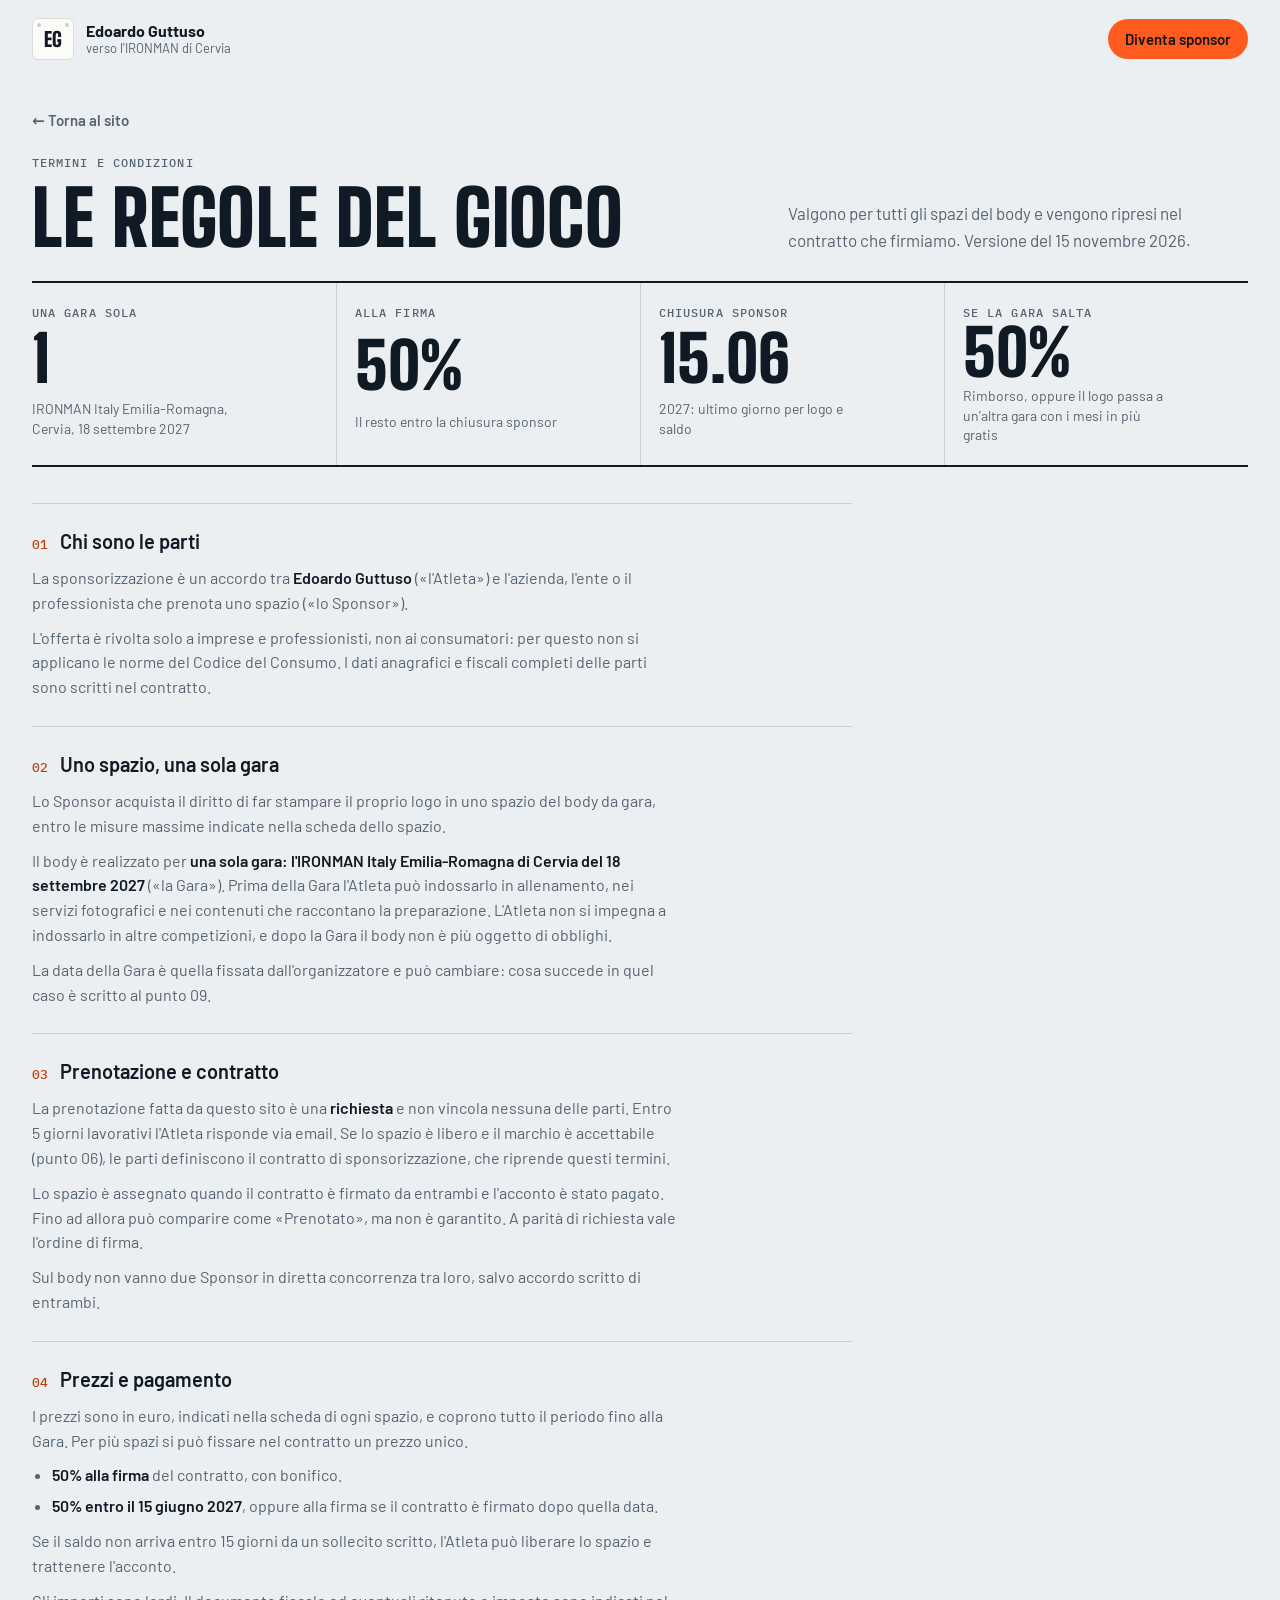
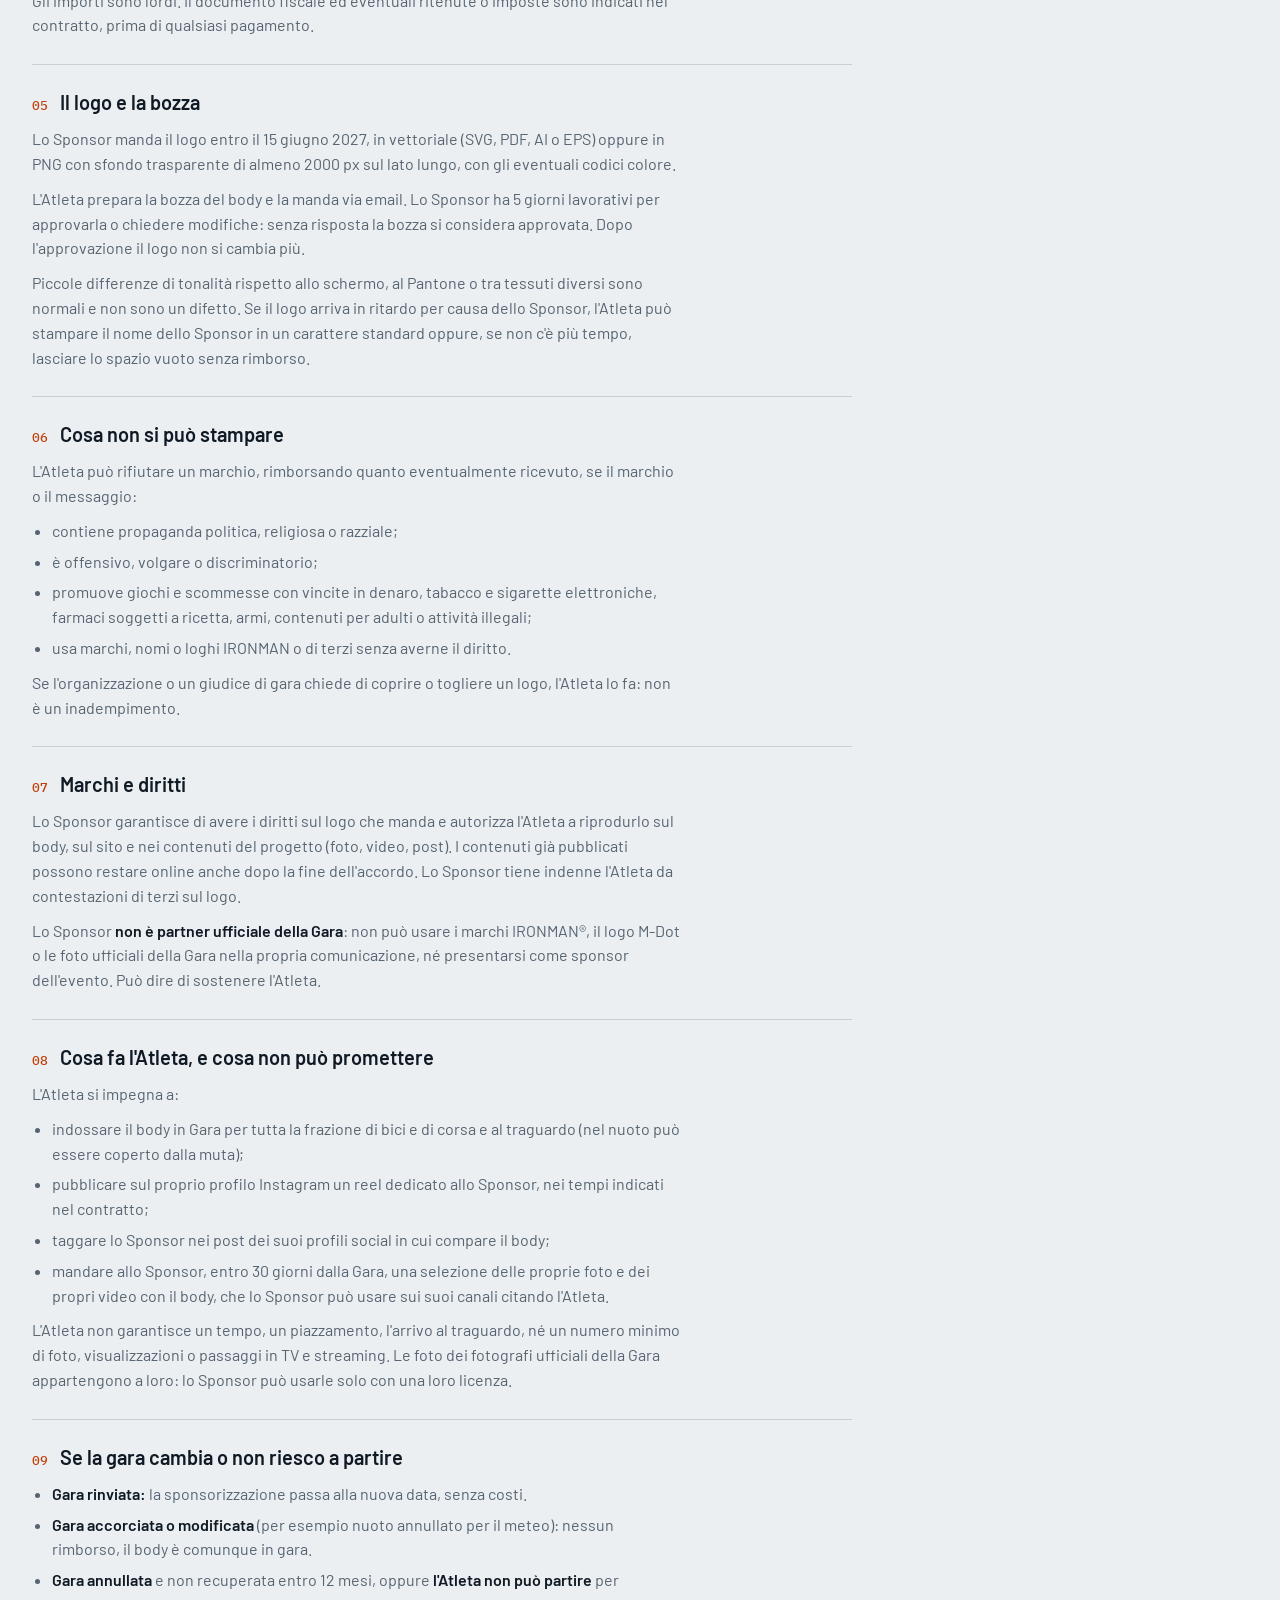
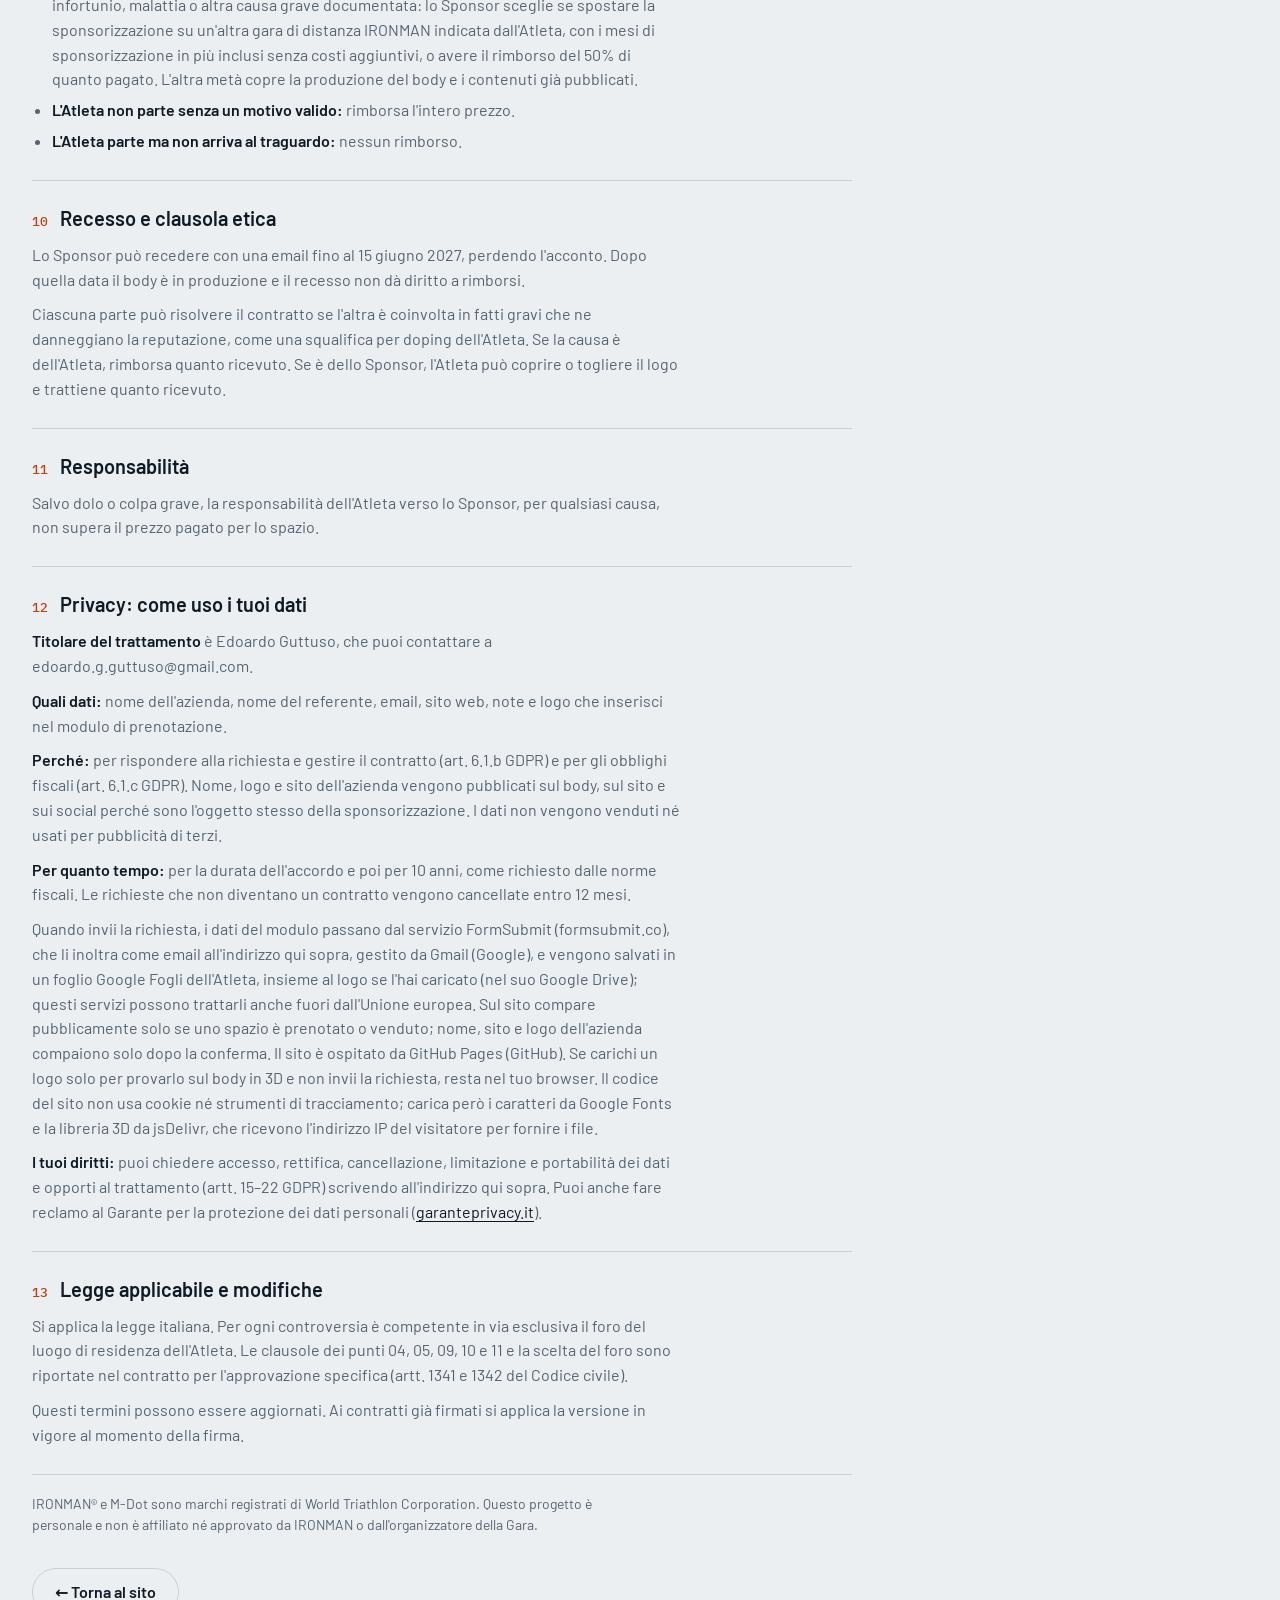
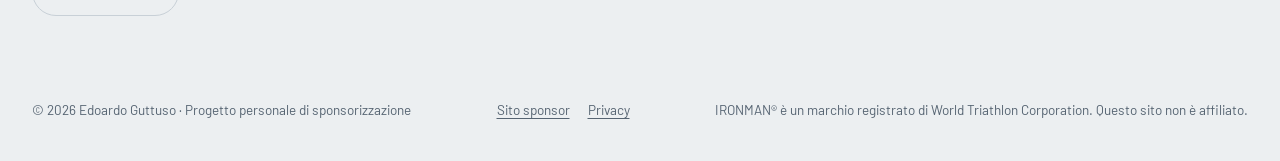
<file: ironman/termini.html>
<!doctype html>
<html lang="it">
<head>
<meta charset="utf-8">
<meta name="viewport" content="width=device-width,initial-scale=1,viewport-fit=cover">
<title>Termini e condizioni · Body IRONMAN di Edoardo</title>
<meta name="description" content="Termini e condizioni e informativa privacy per gli spazi sponsor sul body da gara di Edoardo Guttuso all'IRONMAN di Cervia 2027.">
<link rel="canonical" href="https://edoardoguttuso.it/ironman/termini.html">
<link rel="icon" href="data:image/svg+xml,%3Csvg xmlns='http://www.w3.org/2000/svg' viewBox='0 0 64 64'%3E%3Crect width='64' height='64' rx='12' fill='%23FF5B1F'/%3E%3Ctext x='32' y='43' font-family='Arial Black,Arial' font-weight='900' font-size='28' text-anchor='middle' fill='%23151515'%3EEG%3C/text%3E%3C/svg%3E">
<link rel="preconnect" href="https://fonts.googleapis.com">
<link rel="preconnect" href="https://fonts.gstatic.com" crossorigin>
<link rel="stylesheet" href="https://fonts.googleapis.com/css2?family=Barlow:ital,wght@0,400;0,500;0,600;0,700;1,400&family=Big+Shoulders+Display:wght@700;800;900&family=IBM+Plex+Mono:wght@400;500&display=swap">
<style>
/* Pagina dei termini del sito sponsor IRONMAN. Colori e caratteri sono gli stessi di body-ironman.html. */
:root{
  --bg:#ECEFF1;
  --surface:#FFFFFF;
  --sunk:#E0E5E9;
  --ink:#0F1A25;
  --muted:#566472;
  --line:#C8D0D7;
  --accent:#FF5B1F;
  --accent-ink:#151515;
  --accent-text:#BF3E0A;
  --accent-soft:rgba(255,91,31,.14);
  --swim:#2E6BF0;
  --ok:#16815A;
  --bib:#FBFBF8;
  --bib-ink:#0F1A25;
  --bib-line:#D9DDD8;
  --stage-a:#E9EEF2;
  --stage-b:#B9C4CE;
  --hot-ring:#FFFFFF;
  --shadow:0 1px 2px rgba(15,26,37,.06),0 10px 30px rgba(15,26,37,.09);
  --f-display:"Big Shoulders Display","Arial Narrow","Helvetica Neue",Impact,sans-serif;
  --f-body:"Barlow",system-ui,-apple-system,"Segoe UI",Roboto,sans-serif;
  --f-mono:"IBM Plex Mono",ui-monospace,SFMono-Regular,Menlo,monospace;
}
@media (prefers-color-scheme: dark){
  :root:not([data-theme="light"]){
    --bg:#0B1014;--surface:#131A20;--sunk:#0A0E11;--ink:#E5EBF0;--muted:#8F9EAC;--line:#24303A;
    --accent:#FF6A2E;--accent-ink:#151515;--accent-text:#FF8B5A;--accent-soft:rgba(255,106,46,.16);
    --swim:#6A97FF;--ok:#3BC48A;--bib:#F2F3EE;--bib-ink:#0F1A25;--bib-line:#D3D7D1;
    --stage-a:#1F2A33;--stage-b:#0C1216;--hot-ring:#0B1014;
    --shadow:0 1px 2px rgba(0,0,0,.4),0 12px 34px rgba(0,0,0,.4);
    color-scheme:dark;
  }
}
:root[data-theme="dark"]{
  --bg:#0B1014;--surface:#131A20;--sunk:#0A0E11;--ink:#E5EBF0;--muted:#8F9EAC;--line:#24303A;
  --accent:#FF6A2E;--accent-ink:#151515;--accent-text:#FF8B5A;--accent-soft:rgba(255,106,46,.16);
  --swim:#6A97FF;--ok:#3BC48A;--bib:#F2F3EE;--bib-ink:#0F1A25;--bib-line:#D3D7D1;
  --stage-a:#1F2A33;--stage-b:#0C1216;--hot-ring:#0B1014;
  --shadow:0 1px 2px rgba(0,0,0,.4),0 12px 34px rgba(0,0,0,.4);
  color-scheme:dark;
}

html{scroll-padding-top:16px}
body{margin:0}
*,*::before,*::after{box-sizing:border-box}
body{background:var(--bg);color:var(--ink);font-family:var(--f-body);font-size:17px;line-height:1.55;-webkit-font-smoothing:antialiased;text-rendering:optimizeLegibility}
h1,h2,h3{font-family:var(--f-display);text-transform:uppercase;line-height:.92;margin:0;text-wrap:balance;letter-spacing:.005em}
p{margin:0}
a{color:inherit}
:focus-visible{outline:3px solid var(--accent);outline-offset:2px;border-radius:4px}
.wrap{max-width:1280px;margin:0 auto;padding-left:max(16px,env(safe-area-inset-left,0px));padding-right:max(16px,env(safe-area-inset-right,0px))}
@media (min-width:760px){.wrap{padding-left:max(32px,env(safe-area-inset-left,0px));padding-right:max(32px,env(safe-area-inset-right,0px))}}
.eyebrow{font-family:var(--f-mono);font-size:12px;letter-spacing:.09em;text-transform:uppercase;color:var(--muted);font-weight:500}
.muted{color:var(--muted)}
.btn{--h:48px;display:inline-flex;align-items:center;justify-content:center;gap:10px;min-height:var(--h);padding:0 22px;border-radius:999px;border:1.5px solid transparent;font:600 16px/1 var(--f-body);text-decoration:none;cursor:pointer;transition:transform .15s ease,background-color .15s ease,border-color .15s ease;white-space:nowrap}
.btn:active{transform:translateY(1px)}
.btn.primary{background:var(--accent);color:var(--accent-ink)}
.btn.primary:hover{background:color-mix(in srgb,var(--accent) 88%,var(--ink))}
.btn.ghost{background:transparent;color:var(--ink);border-color:var(--line)}
.btn.ghost:hover{border-color:var(--ink)}
.btn.small{--h:40px;padding:0 16px;font-size:15px}
.site-head{padding-block:18px}
.head-row{display:flex;align-items:center;gap:24px}
.brand{display:flex;align-items:center;gap:12px;text-decoration:none;margin-right:auto;min-width:0}
.brand-mark{width:42px;height:42px;display:grid;place-items:center;background:var(--bib);color:var(--bib-ink);border:1px solid var(--bib-line);border-radius:6px;font:900 20px/1 var(--f-display);letter-spacing:.02em;position:relative;flex:none}
.brand-mark::before,.brand-mark::after{content:"";position:absolute;top:4px;width:4px;height:4px;border-radius:50%;background:var(--line)}
.brand-mark::before{left:4px}.brand-mark::after{right:4px}
.brand-text{display:flex;flex-direction:column;line-height:1.15;min-width:0}
.brand-text strong{font-weight:700;font-size:16px}
.brand-text span{font-size:13px;color:var(--muted)}
.race{display:grid;grid-template-columns:repeat(4,minmax(0,1fr));gap:0;border-block:2px solid var(--ink)}
.race div{padding:22px 18px 20px 0;display:grid;gap:6px}
.race div+div{padding-left:18px;border-left:1px solid var(--line)}
.race b{font:900 clamp(48px,6vw,84px)/.85 var(--f-display);font-variant-numeric:tabular-nums}
.race b small{font:500 15px var(--f-mono);margin-left:4px;color:var(--muted)}
.race span{font:500 12px var(--f-mono);letter-spacing:.09em;text-transform:uppercase;color:var(--muted)}
@media (max-width:700px){.race{grid-template-columns:1fr 1fr}.race div:nth-child(3){padding-left:0;border-left:0}.race div:nth-child(n+3){border-top:1px solid var(--line)}}
.site-foot{padding-block:28px 40px;color:var(--muted);font-size:13.5px}
.site-foot .wrap{display:flex;flex-wrap:wrap;gap:8px 24px;justify-content:space-between}
.site-foot a{color:inherit;text-underline-offset:3px}
.foot-links{display:flex;flex-wrap:wrap;gap:6px 18px}

/* Termini */
.back{display:inline-flex;align-items:center;gap:8px;font-weight:600;font-size:15px;color:var(--muted);text-decoration:none}
.back:hover{color:var(--ink)}
.page{padding-block:28px 56px}
.page-head{display:flex;flex-wrap:wrap;justify-content:space-between;align-items:end;gap:16px 32px;margin:22px 0 28px}
.page-head h1{font-size:clamp(40px,6vw,76px);font-weight:900;margin-top:10px}
.page-head p.muted{max-width:46ch}
.tkey{margin-bottom:36px}
.tkey b{font-size:clamp(40px,5vw,68px)}
.tkey p{font-size:14px;line-height:1.4;color:var(--muted);max-width:26ch}
.terms{max-width:820px;border-top:1px solid var(--line)}
.term{border-bottom:1px solid var(--line);padding:24px 0 26px;scroll-margin-top:16px}
.term h2{font:600 20px/1.3 var(--f-body);text-transform:none;letter-spacing:0;display:flex;align-items:baseline;margin-bottom:12px}
.term .tn{flex:none;font:500 13px var(--f-mono);color:var(--accent-text);margin-right:12px;font-variant-numeric:tabular-nums}
.tbody{color:var(--muted);display:grid;gap:10px;max-width:72ch;font-size:16px}
.tbody ul{margin:0;padding-left:20px;display:grid;gap:6px}
.tbody strong{color:var(--ink);font-weight:600}
.tbody a{color:var(--ink);text-underline-offset:3px}
.terms-note{margin-top:18px;font-size:14px;color:var(--muted);max-width:72ch}
.page-end{margin-top:32px}
@media (max-width:520px){.site-head .btn{display:none}}
@media print{.site-head .btn,.back,.page-end{display:none}body{background:#fff}}
</style>
</head>
<body>

<header class="site-head">
  <div class="wrap head-row">
    <a class="brand" href="./" aria-label="Torna al sito">
      <span class="brand-mark">EG</span>
      <span class="brand-text"><strong>Edoardo Guttuso</strong><span>verso l'IRONMAN di Cervia</span></span>
    </a>
    <a class="btn primary small" href="./#spazi">Diventa sponsor</a>
  </div>
</header>

<main class="page">
  <div class="wrap">
    <a class="back" href="./">← Torna al sito</a>
    <div class="page-head">
      <div>
        <p class="eyebrow">Termini e condizioni</p>
        <h1>Le regole del gioco</h1>
      </div>
      <p class="muted">Valgono per tutti gli spazi del body e vengono ripresi nel contratto che firmiamo. Versione del 15 novembre 2026.</p>
    </div>

<div class="race tkey">
    <div><span>Una gara sola</span><b>1</b><p>IRONMAN Italy Emilia-Romagna, Cervia, 18 settembre 2027</p></div>
    <div><span>Alla firma</span><b>50%</b><p>Il resto entro la chiusura sponsor</p></div>
    <div><span>Chiusura sponsor</span><b>15.06</b><p>2027: ultimo giorno per logo e saldo</p></div>
    <div><span>Se la gara salta</span><b>50%</b><p>Rimborso, oppure il logo passa a un'altra gara con i mesi in più gratis</p></div>
  </div>

  <div class="terms">
    <section class="term"><h2><span class="tn">01</span>Chi sono le parti</h2><div class="tbody">
      <p>La sponsorizzazione è un accordo tra <strong>Edoardo Guttuso</strong> («l'Atleta») e l'azienda, l'ente o il professionista che prenota uno spazio («lo Sponsor»).</p>
      <p>L'offerta è rivolta solo a imprese e professionisti, non ai consumatori: per questo non si applicano le norme del Codice del Consumo. I dati anagrafici e fiscali completi delle parti sono scritti nel contratto.</p>
    </div></section>

    <section class="term"><h2><span class="tn">02</span>Uno spazio, una sola gara</h2><div class="tbody">
      <p>Lo Sponsor acquista il diritto di far stampare il proprio logo in uno spazio del body da gara, entro le misure massime indicate nella scheda dello spazio.</p>
      <p>Il body è realizzato per <strong>una sola gara: l'IRONMAN Italy Emilia-Romagna di Cervia del 18 settembre 2027</strong> («la Gara»). Prima della Gara l'Atleta può indossarlo in allenamento, nei servizi fotografici e nei contenuti che raccontano la preparazione. L'Atleta non si impegna a indossarlo in altre competizioni, e dopo la Gara il body non è più oggetto di obblighi.</p>
      <p>La data della Gara è quella fissata dall'organizzatore e può cambiare: cosa succede in quel caso è scritto al punto 09.</p>
    </div></section>

    <section class="term"><h2><span class="tn">03</span>Prenotazione e contratto</h2><div class="tbody">
      <p>La prenotazione fatta da questo sito è una <strong>richiesta</strong> e non vincola nessuna delle parti. Entro 5 giorni lavorativi l'Atleta risponde via email. Se lo spazio è libero e il marchio è accettabile (punto 06), le parti definiscono il contratto di sponsorizzazione, che riprende questi termini.</p>
      <p>Lo spazio è assegnato quando il contratto è firmato da entrambi e l'acconto è stato pagato. Fino ad allora può comparire come «Prenotato», ma non è garantito. A parità di richiesta vale l'ordine di firma.</p>
      <p>Sul body non vanno due Sponsor in diretta concorrenza tra loro, salvo accordo scritto di entrambi.</p>
    </div></section>

    <section class="term"><h2><span class="tn">04</span>Prezzi e pagamento</h2><div class="tbody">
      <p>I prezzi sono in euro, indicati nella scheda di ogni spazio, e coprono tutto il periodo fino alla Gara. Per più spazi si può fissare nel contratto un prezzo unico.</p>
      <ul>
        <li><strong>50% alla firma</strong> del contratto, con bonifico.</li>
        <li><strong>50% entro il 15 giugno 2027</strong>, oppure alla firma se il contratto è firmato dopo quella data.</li>
      </ul>
      <p>Se il saldo non arriva entro 15 giorni da un sollecito scritto, l'Atleta può liberare lo spazio e trattenere l'acconto.</p>
      <p>Gli importi sono lordi. Il documento fiscale ed eventuali ritenute o imposte sono indicati nel contratto, prima di qualsiasi pagamento.</p>
    </div></section>

    <section class="term"><h2><span class="tn">05</span>Il logo e la bozza</h2><div class="tbody">
      <p>Lo Sponsor manda il logo entro il 15 giugno 2027, in vettoriale (SVG, PDF, AI o EPS) oppure in PNG con sfondo trasparente di almeno 2000 px sul lato lungo, con gli eventuali codici colore.</p>
      <p>L'Atleta prepara la bozza del body e la manda via email. Lo Sponsor ha 5 giorni lavorativi per approvarla o chiedere modifiche: senza risposta la bozza si considera approvata. Dopo l'approvazione il logo non si cambia più.</p>
      <p>Piccole differenze di tonalità rispetto allo schermo, al Pantone o tra tessuti diversi sono normali e non sono un difetto. Se il logo arriva in ritardo per causa dello Sponsor, l'Atleta può stampare il nome dello Sponsor in un carattere standard oppure, se non c'è più tempo, lasciare lo spazio vuoto senza rimborso.</p>
    </div></section>

    <section class="term"><h2><span class="tn">06</span>Cosa non si può stampare</h2><div class="tbody">
      <p>L'Atleta può rifiutare un marchio, rimborsando quanto eventualmente ricevuto, se il marchio o il messaggio:</p>
      <ul>
        <li>contiene propaganda politica, religiosa o razziale;</li>
        <li>è offensivo, volgare o discriminatorio;</li>
        <li>promuove giochi e scommesse con vincite in denaro, tabacco e sigarette elettroniche, farmaci soggetti a ricetta, armi, contenuti per adulti o attività illegali;</li>
        <li>usa marchi, nomi o loghi IRONMAN o di terzi senza averne il diritto.</li>
      </ul>
      <p>Se l'organizzazione o un giudice di gara chiede di coprire o togliere un logo, l'Atleta lo fa: non è un inadempimento.</p>
    </div></section>

    <section class="term"><h2><span class="tn">07</span>Marchi e diritti</h2><div class="tbody">
      <p>Lo Sponsor garantisce di avere i diritti sul logo che manda e autorizza l'Atleta a riprodurlo sul body, sul sito e nei contenuti del progetto (foto, video, post). I contenuti già pubblicati possono restare online anche dopo la fine dell'accordo. Lo Sponsor tiene indenne l'Atleta da contestazioni di terzi sul logo.</p>
      <p>Lo Sponsor <strong>non è partner ufficiale della Gara</strong>: non può usare i marchi IRONMAN®, il logo M-Dot o le foto ufficiali della Gara nella propria comunicazione, né presentarsi come sponsor dell'evento. Può dire di sostenere l'Atleta.</p>
    </div></section>

    <section class="term"><h2><span class="tn">08</span>Cosa fa l'Atleta, e cosa non può promettere</h2><div class="tbody">
      <p>L'Atleta si impegna a:</p>
      <ul>
        <li>indossare il body in Gara per tutta la frazione di bici e di corsa e al traguardo (nel nuoto può essere coperto dalla muta);</li>
        <li>pubblicare sul proprio profilo Instagram un reel dedicato allo Sponsor, nei tempi indicati nel contratto;</li>
        <li>taggare lo Sponsor nei post dei suoi profili social in cui compare il body;</li>
        <li>mandare allo Sponsor, entro 30 giorni dalla Gara, una selezione delle proprie foto e dei propri video con il body, che lo Sponsor può usare sui suoi canali citando l'Atleta.</li>
      </ul>
      <p>L'Atleta non garantisce un tempo, un piazzamento, l'arrivo al traguardo, né un numero minimo di foto, visualizzazioni o passaggi in TV e streaming. Le foto dei fotografi ufficiali della Gara appartengono a loro: lo Sponsor può usarle solo con una loro licenza.</p>
    </div></section>

    <section class="term"><h2><span class="tn">09</span>Se la gara cambia o non riesco a partire</h2><div class="tbody">
      <ul>
        <li><strong>Gara rinviata:</strong> la sponsorizzazione passa alla nuova data, senza costi.</li>
        <li><strong>Gara accorciata o modificata</strong> (per esempio nuoto annullato per il meteo): nessun rimborso, il body è comunque in gara.</li>
        <li><strong>Gara annullata</strong> e non recuperata entro 12 mesi, oppure <strong>l'Atleta non può partire</strong> per infortunio, malattia o altra causa grave documentata: lo Sponsor sceglie se spostare la sponsorizzazione su un'altra gara di distanza IRONMAN indicata dall'Atleta, con i mesi di sponsorizzazione in più inclusi senza costi aggiuntivi, o avere il rimborso del 50% di quanto pagato. L'altra metà copre la produzione del body e i contenuti già pubblicati.</li>
        <li><strong>L'Atleta non parte senza un motivo valido:</strong> rimborsa l'intero prezzo.</li>
        <li><strong>L'Atleta parte ma non arriva al traguardo:</strong> nessun rimborso.</li>
      </ul>
    </div></section>

    <section class="term"><h2><span class="tn">10</span>Recesso e clausola etica</h2><div class="tbody">
      <p>Lo Sponsor può recedere con una email fino al 15 giugno 2027, perdendo l'acconto. Dopo quella data il body è in produzione e il recesso non dà diritto a rimborsi.</p>
      <p>Ciascuna parte può risolvere il contratto se l'altra è coinvolta in fatti gravi che ne danneggiano la reputazione, come una squalifica per doping dell'Atleta. Se la causa è dell'Atleta, rimborsa quanto ricevuto. Se è dello Sponsor, l'Atleta può coprire o togliere il logo e trattiene quanto ricevuto.</p>
    </div></section>

    <section class="term"><h2><span class="tn">11</span>Responsabilità</h2><div class="tbody">
      <p>Salvo dolo o colpa grave, la responsabilità dell'Atleta verso lo Sponsor, per qualsiasi causa, non supera il prezzo pagato per lo spazio.</p>
    </div></section>

    <section class="term" id="privacy"><h2><span class="tn">12</span>Privacy: come uso i tuoi dati</h2><div class="tbody">
      <p><strong>Titolare del trattamento</strong> è Edoardo Guttuso, che puoi contattare a edoardo.g.guttuso@gmail.com.</p>
      <p><strong>Quali dati:</strong> nome dell'azienda, nome del referente, email, sito web, note e logo che inserisci nel modulo di prenotazione.</p>
      <p><strong>Perché:</strong> per rispondere alla richiesta e gestire il contratto (art. 6.1.b GDPR) e per gli obblighi fiscali (art. 6.1.c GDPR). Nome, logo e sito dell'azienda vengono pubblicati sul body, sul sito e sui social perché sono l'oggetto stesso della sponsorizzazione. I dati non vengono venduti né usati per pubblicità di terzi.</p>
      <p><strong>Per quanto tempo:</strong> per la durata dell'accordo e poi per 10 anni, come richiesto dalle norme fiscali. Le richieste che non diventano un contratto vengono cancellate entro 12 mesi.</p>
      <p>Quando invii la richiesta, i dati del modulo passano dal servizio FormSubmit (formsubmit.co), che li inoltra come email all'indirizzo qui sopra, gestito da Gmail (Google), e vengono salvati in un foglio Google Fogli dell'Atleta, insieme al logo se l'hai caricato (nel suo Google Drive); questi servizi possono trattarli anche fuori dall'Unione europea. Sul sito compare pubblicamente solo se uno spazio è prenotato o venduto; nome, sito e logo dell'azienda compaiono solo dopo la conferma. Il sito è ospitato da GitHub Pages (GitHub). Se carichi un logo solo per provarlo sul body in 3D e non invii la richiesta, resta nel tuo browser. Il codice del sito non usa cookie né strumenti di tracciamento; carica però i caratteri da Google Fonts e la libreria 3D da jsDelivr, che ricevono l'indirizzo IP del visitatore per fornire i file.</p>
      <p><strong>I tuoi diritti:</strong> puoi chiedere accesso, rettifica, cancellazione, limitazione e portabilità dei dati e opporti al trattamento (artt. 15–22 GDPR) scrivendo all'indirizzo qui sopra. Puoi anche fare reclamo al Garante per la protezione dei dati personali (<a href="https://www.garanteprivacy.it" target="_blank" rel="noopener">garanteprivacy.it</a>).</p>
    </div></section>

    <section class="term"><h2><span class="tn">13</span>Legge applicabile e modifiche</h2><div class="tbody">
      <p>Si applica la legge italiana. Per ogni controversia è competente in via esclusiva il foro del luogo di residenza dell'Atleta. Le clausole dei punti 04, 05, 09, 10 e 11 e la scelta del foro sono riportate nel contratto per l'approvazione specifica (artt. 1341 e 1342 del Codice civile).</p>
      <p>Questi termini possono essere aggiornati. Ai contratti già firmati si applica la versione in vigore al momento della firma.</p>
    </div></section>
  </div>
  <p class="terms-note">IRONMAN® e M-Dot sono marchi registrati di World Triathlon Corporation. Questo progetto è personale e non è affiliato né approvato da IRONMAN o dall'organizzatore della Gara.</p>

    <p class="page-end"><a class="btn ghost" href="./">← Torna al sito</a></p>
  </div>
</main>

<footer class="site-foot">
  <div class="wrap">
    <span>© 2026 Edoardo Guttuso · Progetto personale di sponsorizzazione</span>
    <span class="foot-links"><a href="./">Sito sponsor</a><a href="#privacy">Privacy</a></span>
    <span>IRONMAN® è un marchio registrato di World Triathlon Corporation. Questo sito non è affiliato.</span>
  </div>
</footer>

</body>
</html>
</file>
